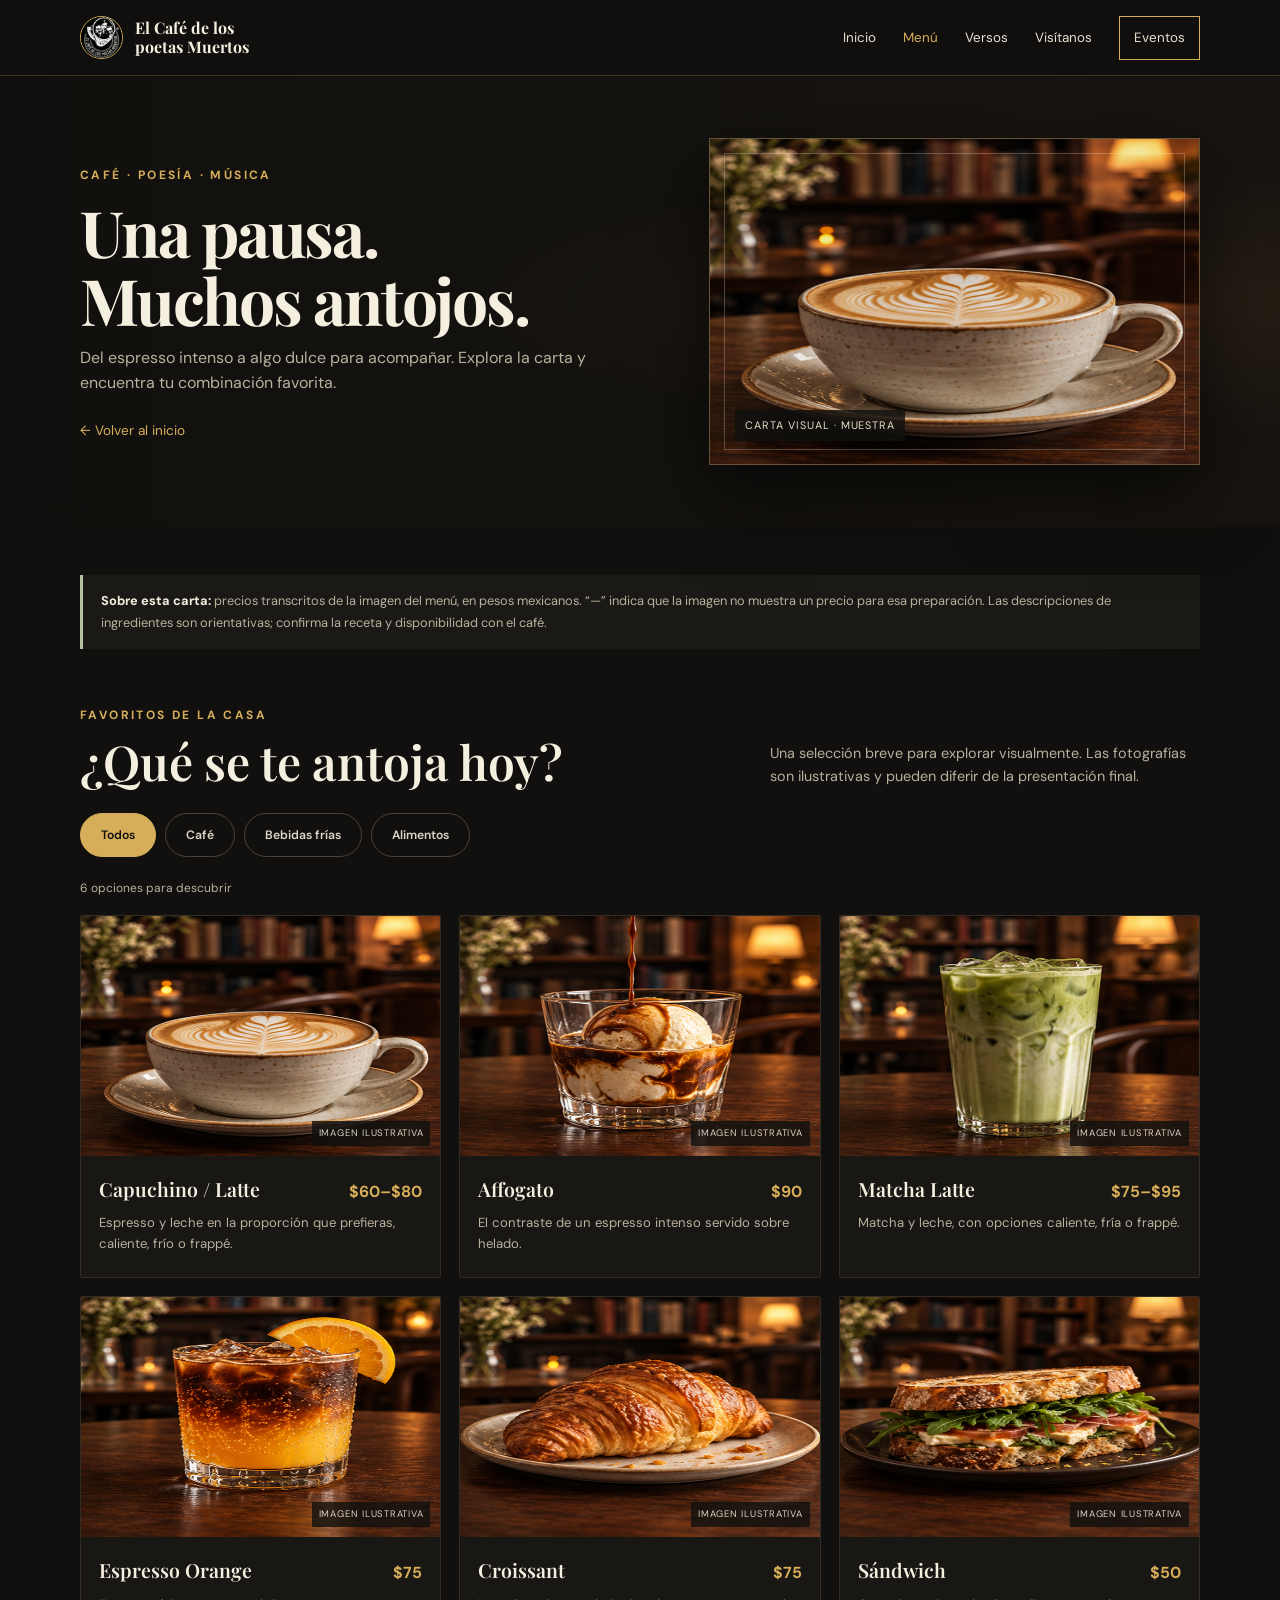
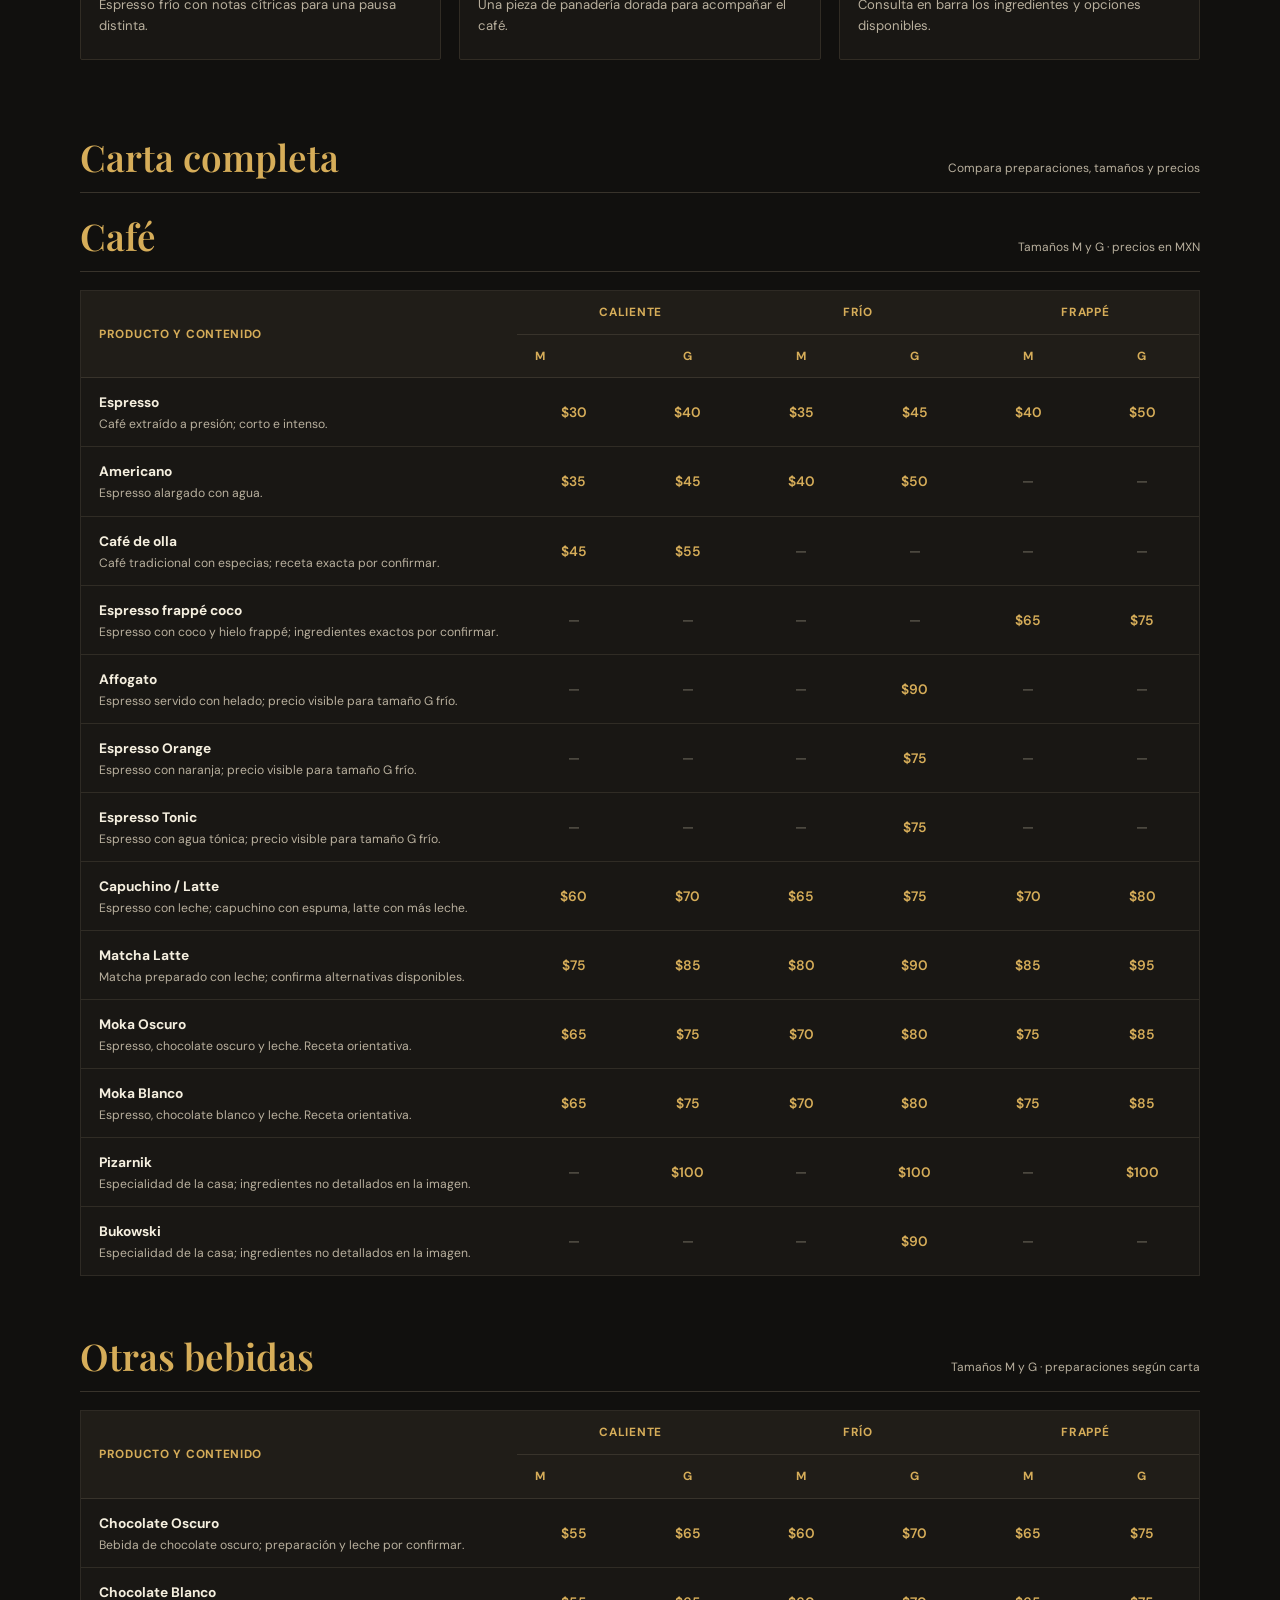
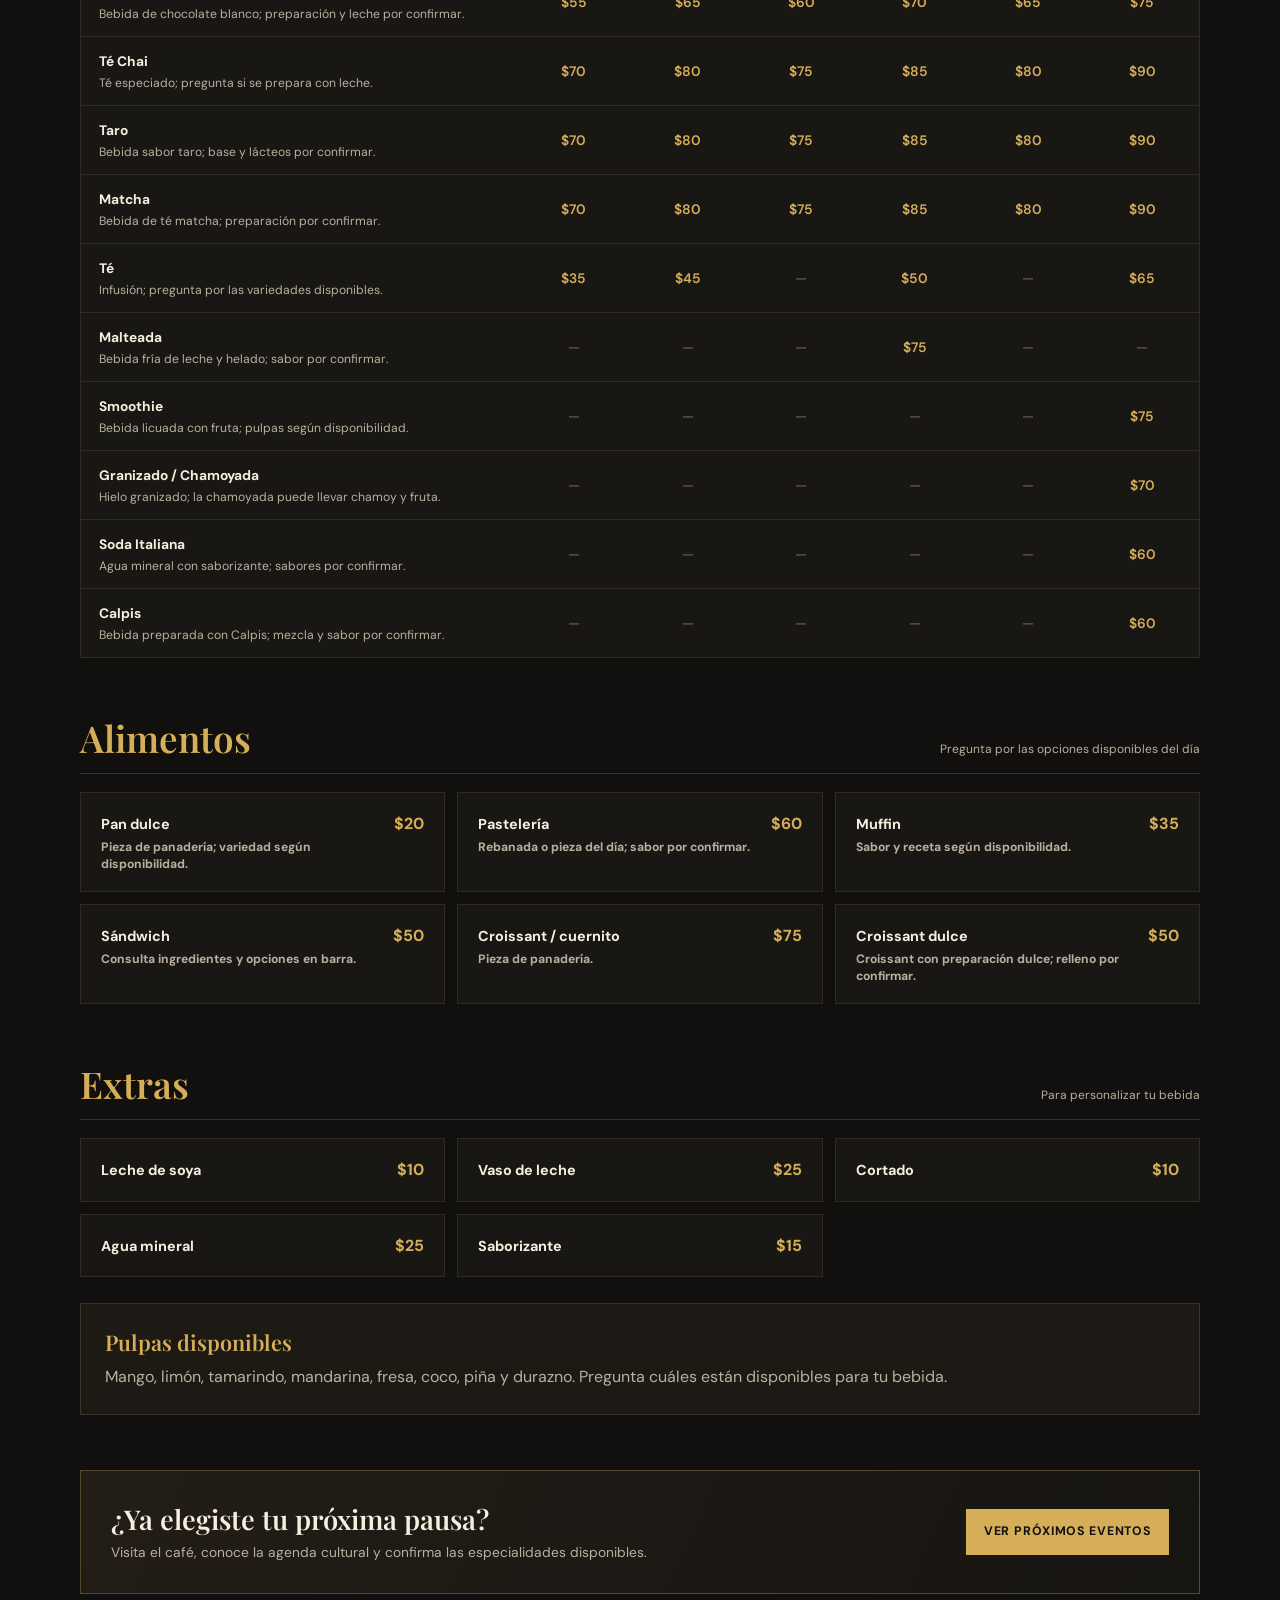
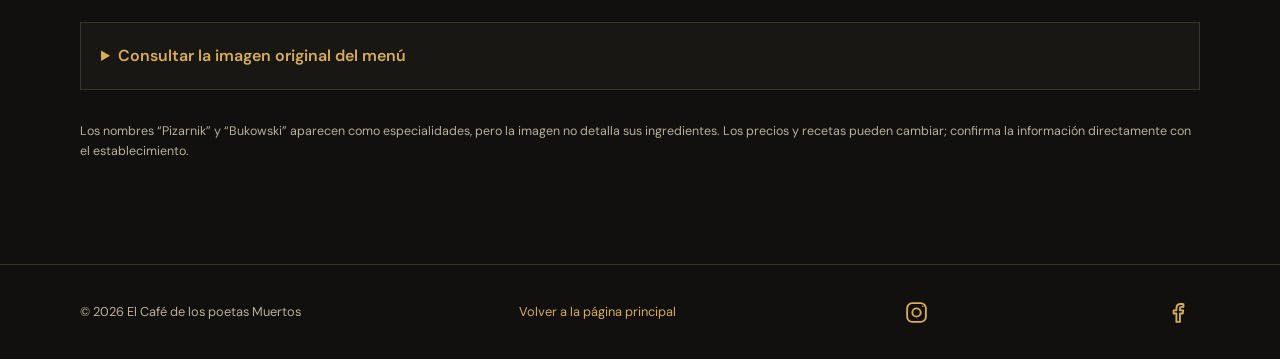
<file: docs/menu.html>
<!doctype html>
<html lang="es">
<head>
  <meta charset="utf-8">
  <meta name="viewport" content="width=device-width, initial-scale=1">
  <meta name="theme-color" content="#11100e">
  <meta name="description" content="Consulta el menú de El Café de los poetas Muertos: café, bebidas, alimentos y extras con precios y tamaños.">
  <title>Menú — El Café de los poetas Muertos</title>
  <link rel="preconnect" href="https://fonts.googleapis.com">
  <link rel="preconnect" href="https://fonts.gstatic.com" crossorigin>
  <link href="https://fonts.googleapis.com/css2?family=DM+Sans:wght@400;500;600;700&family=Playfair+Display:wght@500;600;700&display=swap" rel="stylesheet">
  <style>
    :root{--ink:#11100e;--panel:#191714;--cream:#f5efdf;--muted:#b9b09e;--gold:#d6ad59;--line:#38332b;--serif:'Playfair Display',Georgia,serif;--sans:'DM Sans',Arial,sans-serif}
    *{box-sizing:border-box}html{scroll-behavior:smooth;scroll-padding-top:90px}body{margin:0;background:var(--ink);color:var(--cream);font:16px/1.6 var(--sans)}body:before{content:"";position:fixed;inset:0;pointer-events:none;opacity:.16;background:radial-gradient(circle at 18% 8%,rgba(214,173,89,.18),transparent 22%),radial-gradient(circle at 92% 42%,rgba(111,72,37,.16),transparent 26%);z-index:-1}a{color:inherit}.wrap{width:min(1120px,calc(100% - 48px));margin:auto}
    .topbar{height:76px;position:sticky;top:0;z-index:5;background:rgba(17,16,14,.96);border-bottom:1px solid rgba(214,173,89,.24);backdrop-filter:blur(12px)}.nav{height:100%;display:flex;align-items:center;justify-content:space-between}.brand{font:700 1rem var(--serif);text-decoration:none;display:flex;align-items:center;gap:12px}.brand img{width:43px;height:43px;object-fit:cover;border-radius:50%;border:1px solid var(--gold)}.brand span{line-height:1.15}.nav-links{list-style:none;display:flex;gap:27px;align-items:center;padding:0;margin:0}.nav-links a{text-decoration:none;font-size:.84rem;color:#e6dfd0}.nav-links a:hover{color:var(--gold)}.nav-links .current{color:var(--gold)}.nav-cta{border:1px solid var(--gold);padding:9px 14px}
    .hero{padding:62px 0;background:radial-gradient(ellipse at 90% 50%,rgba(111,72,37,.18),transparent 42%),linear-gradient(90deg,#11100e,#171410)}.hero-grid{display:grid;grid-template-columns:1.05fr .95fr;gap:clamp(34px,7vw,86px);align-items:center}.eyebrow{color:var(--gold);font-size:.75rem;font-weight:700;letter-spacing:.2em;text-transform:uppercase}.hero h1{font:700 clamp(2.8rem,7vw,5rem)/1.05 var(--serif);letter-spacing:-.035em;margin:12px 0}.hero p{max-width:620px;color:var(--muted);margin:0}.hero .back{display:inline-block;margin-top:24px;color:var(--gold);font-size:.85rem;text-decoration:none}.hero .back:hover{text-decoration:underline}.hero-photo{position:relative;aspect-ratio:4/3;overflow:hidden;border:1px solid #665437;background-image:linear-gradient(0deg,rgba(17,16,14,.15),rgba(17,16,14,.04)),url('images/menu-productos-demo.png');background-size:300% 200%;background-position:0 0;box-shadow:0 28px 70px #0009}.hero-photo:before{content:"";position:absolute;inset:14px;border:1px solid rgba(245,239,223,.25)}.hero-photo span{position:absolute;left:25px;bottom:23px;padding:7px 10px;background:rgba(17,16,14,.82);color:#e7ddc9;font-size:.68rem;letter-spacing:.09em;text-transform:uppercase}
    main{padding:48px 0 90px}.notice{padding:15px 18px;margin:0 0 52px;border-left:3px solid var(--gold);background:#1b1915;color:var(--muted);font-size:.85rem}.notice strong{color:var(--cream)}.featured-menu{margin-bottom:78px}.featured-head{display:flex;justify-content:space-between;align-items:end;gap:28px;margin-bottom:25px}.featured-head h2{font:600 clamp(2rem,5vw,3rem)/1.12 var(--serif);margin:8px 0 0}.featured-head p{max-width:430px;color:var(--muted);font-size:.9rem;margin:0}.filters{display:flex;gap:9px;flex-wrap:wrap;margin-bottom:22px}.filter-button{border:1px solid #4b4337;background:transparent;color:#ded6c8;padding:9px 15px;border-radius:999px;cursor:pointer;font:600 .76rem var(--sans);transition:.25s}.filter-button:hover,.filter-button[aria-pressed="true"]{background:var(--gold);border-color:var(--gold);color:var(--ink)}.visual-grid{display:grid;grid-template-columns:repeat(3,1fr);gap:18px}.visual-card{background:var(--panel);border:1px solid #312c24;overflow:hidden;transition:transform .35s ease,border-color .35s ease,box-shadow .35s ease}.visual-card:hover{transform:translateY(-5px);border-color:#8c7347;box-shadow:0 18px 38px #0006}.visual-card[hidden]{display:none}.product-photo{aspect-ratio:4/3;background-image:url('images/menu-productos-demo.png');background-repeat:no-repeat;background-size:300% 200%;position:relative}.product-photo:after{content:"Imagen ilustrativa";position:absolute;right:10px;bottom:10px;background:rgba(17,16,14,.82);padding:5px 7px;color:#d9d0c0;font-size:.59rem;letter-spacing:.08em;text-transform:uppercase}.photo-1{background-position:0 0}.photo-2{background-position:50% 0}.photo-3{background-position:100% 0}.photo-4{background-position:0 100%}.photo-5{background-position:50% 100%}.photo-6{background-position:100% 100%}.visual-copy{padding:20px}.visual-meta{display:flex;align-items:baseline;justify-content:space-between;gap:10px}.visual-copy h3{font:600 1.28rem var(--serif);margin:0}.visual-price{color:var(--gold);font-weight:700;white-space:nowrap}.visual-copy p{color:var(--muted);font-size:.82rem;margin:8px 0 0}.complete-menu{padding-top:12px}.menu-category{margin:0 0 55px}.category-heading{display:flex;align-items:baseline;justify-content:space-between;gap:15px;margin-bottom:18px;border-bottom:1px solid var(--line);padding-bottom:11px}.category-heading h2{font:600 clamp(1.7rem,4vw,2.3rem) var(--serif);margin:0;color:var(--gold)}.category-heading p{font-size:.75rem;color:var(--muted);margin:0}.table-shell{overflow:hidden;border:1px solid #2e2a24}.menu-table{width:100%;border-collapse:collapse;table-layout:fixed;background:var(--panel)}.menu-table th{font-size:.74rem;letter-spacing:.06em;text-transform:uppercase;color:var(--gold);background:#201d18;padding:12px 8px;border-bottom:1px solid var(--line)}.menu-table th:first-child{width:39%;text-align:left;padding-left:18px}.menu-table td{padding:13px 8px;text-align:center;border-bottom:1px solid #302c25;color:#ded6c8;font-size:.86rem}.menu-table tbody tr{transition:background-color .2s}.menu-table tbody tr:hover{background:#1f1c18}.menu-table tr:last-child td{border-bottom:0}.menu-table td:first-child{text-align:left;padding-left:18px}.product-name{font-weight:700;color:var(--cream);display:block}.product-desc{font-size:.76rem;line-height:1.4;color:var(--muted);display:block;margin-top:3px}.price{color:var(--gold);font-weight:600}.unlisted{color:#746e62}.extras-grid,.food-grid{display:grid;grid-template-columns:repeat(3,1fr);gap:12px}.simple-card{background:var(--panel);border:1px solid #2e2a24;padding:18px 20px;display:flex;justify-content:space-between;gap:15px;align-items:baseline;transition:border-color .25s,transform .25s}.simple-card:hover{border-color:#76613d;transform:translateY(-2px)}.simple-card strong{font-size:.9rem}.simple-card span{color:var(--gold);white-space:nowrap;font-weight:700}.pulpas{background:#1d1a15;border:1px solid #3c3427;padding:24px;margin-top:26px}.pulpas h3{font:600 1.35rem var(--serif);color:var(--gold);margin:0 0 8px}.pulpas p{margin:0;color:var(--muted)}.menu-cta{display:flex;align-items:center;justify-content:space-between;gap:28px;margin-top:52px;padding:30px;border:1px solid #56472f;background:linear-gradient(115deg,#221d16,#171512)}.menu-cta h2{font:600 1.7rem var(--serif);margin:0 0 4px}.menu-cta p{margin:0;color:var(--muted);font-size:.86rem}.cta-button{display:inline-flex;justify-content:center;align-items:center;text-decoration:none;background:var(--gold);color:var(--ink);padding:12px 18px;font-size:.77rem;font-weight:700;letter-spacing:.07em;text-transform:uppercase;white-space:nowrap}.menu-image{margin-top:28px;border:1px solid var(--line);background:var(--panel);padding:20px}.menu-image summary{color:var(--gold);cursor:pointer;font-weight:600}.menu-image img{display:block;width:min(100%,800px);margin:20px auto 0;height:auto}.fine-print{font-size:.78rem;color:var(--muted);margin-top:32px}.social-link{display:inline-flex;align-items:center;color:var(--gold)!important}.social-link svg{width:25px;height:25px;fill:none;stroke:currentColor;stroke-width:1.8;stroke-linecap:round;stroke-linejoin:round;transition:transform .2s}.social-link:hover svg{transform:translateY(-2px) scale(1.08)}.social-link:focus-visible{outline:2px solid var(--gold);outline-offset:4px}.site-footer{border-top:1px solid var(--line);padding:25px 0;color:var(--muted);font-size:.8rem}.footer-row{display:flex;justify-content:space-between;gap:20px;align-items:center}.footer-row a{color:var(--gold);text-decoration:none}
    @media(max-width:760px){.wrap{width:min(100% - 36px,600px)}.topbar{height:auto;min-height:68px}.nav{min-height:68px;align-items:flex-start;padding:13px 0;gap:15px;flex-wrap:wrap}.brand img{width:38px;height:38px}.brand{font-size:.87rem}.nav-links{width:100%;justify-content:space-between;gap:10px;flex-wrap:wrap}.nav-links a{font-size:.78rem}.nav-cta{border:0;padding:0}.hero{padding:48px 0}.hero-grid{grid-template-columns:1fr;gap:32px}.hero-photo{aspect-ratio:16/10}.featured-head{align-items:flex-start;flex-direction:column;gap:10px}.filters{overflow-x:auto;flex-wrap:nowrap;padding-bottom:5px}.filter-button{flex:0 0 auto}.visual-grid{grid-template-columns:repeat(2,1fr)}main{padding-top:35px}.category-heading{align-items:flex-start;flex-direction:column;gap:2px}.menu-table,.menu-table tbody{display:block}.menu-table thead{display:none}.menu-table tr{display:grid;grid-template-columns:repeat(3,1fr);padding:12px 14px;border-bottom:1px solid #302c25}.menu-table tr:last-child{border:0}.menu-table td{display:flex;flex-direction:column;align-items:center;justify-content:center;padding:9px 4px;border:0;text-align:center;font-size:.82rem}.menu-table td:first-child{grid-column:1/-1;text-align:left;align-items:flex-start;padding:5px 0 11px}.menu-table td[data-label]::before{content:attr(data-label);font-size:.62rem;text-transform:uppercase;letter-spacing:.06em;color:var(--muted);margin-bottom:3px}.extras-grid,.food-grid{grid-template-columns:repeat(2,1fr)}.simple-card{padding:15px}.menu-cta{align-items:flex-start;flex-direction:column}.footer-row{flex-direction:column;text-align:center}}
    @media(max-width:500px){.wrap{width:calc(100% - 28px)}.nav-links{justify-content:flex-start;gap:12px 18px}.visual-grid,.extras-grid,.food-grid{grid-template-columns:1fr}.menu-image{padding:14px}}
    @media(prefers-reduced-motion:reduce){html{scroll-behavior:auto}*,*:before,*:after{transition:none!important}}
  </style>
  <link rel="stylesheet" href="design.css">
</head>
<body class="menu-page">
  <a class="skip-link" href="#contenido">Saltar al contenido</a>
  <header class="topbar"><nav class="nav wrap" aria-label="Navegación principal">
    <a class="brand" href="index.html"><img src="images/images%20(1).jfif" alt="Emblema del café"><span>El Café de los<br>poetas Muertos</span></a>
    <ul class="nav-links"><li><a href="index.html">Inicio</a></li><li><a class="current" href="menu.html" aria-current="page">Menú</a></li><li><a href="index.html#versos">Versos</a></li><li><a href="index.html#visitanos">Visítanos</a></li><li><a class="nav-cta" href="eventos.html">Eventos</a></li></ul>
  </nav></header>
  <section class="hero"><div class="wrap hero-grid"><div><span class="eyebrow">Café · poesía · música</span><h1>Una pausa.<br>Muchos antojos.</h1><p>Del espresso intenso a algo dulce para acompañar. Explora la carta y encuentra tu combinación favorita.</p><a class="back" href="index.html">← Volver al inicio</a></div><div class="hero-photo" role="img" aria-label="Capuchino con arte latte sobre una mesa de madera en un café de ambiente literario"><span>Carta visual · muestra</span></div></div></section>
  <main id="contenido"><div class="wrap">
    <p class="notice"><strong>Sobre esta carta:</strong> precios transcritos de la imagen del menú, en pesos mexicanos. “—” indica que la imagen no muestra un precio para esa preparación. Las descripciones de ingredientes son orientativas; confirma la receta y disponibilidad con el café.</p>
    <section class="featured-menu" aria-labelledby="featured-title"><div class="featured-head"><div><span class="eyebrow">Favoritos de la casa</span><h2 id="featured-title">¿Qué se te antoja hoy?</h2></div><p>Una selección breve para explorar visualmente. Las fotografías son ilustrativas y pueden diferir de la presentación final.</p></div><div class="filters" aria-label="Filtrar productos destacados"><button class="filter-button" type="button" data-filter="all" aria-pressed="true">Todos</button><button class="filter-button" type="button" data-filter="cafe" aria-pressed="false">Café</button><button class="filter-button" type="button" data-filter="frias" aria-pressed="false">Bebidas frías</button><button class="filter-button" type="button" data-filter="alimentos" aria-pressed="false">Alimentos</button></div><p class="filter-status" role="status" aria-live="polite">6 opciones para descubrir</p><div class="visual-grid">
      <article class="visual-card" data-category="cafe"><div class="product-photo photo-1" role="img" aria-label="Capuchino con arte latte"></div><div class="visual-copy"><div class="visual-meta"><h3>Capuchino / Latte</h3><span class="visual-price">$60–$80</span></div><p>Espresso y leche en la proporción que prefieras, caliente, frío o frappé.</p></div></article>
      <article class="visual-card" data-category="cafe"><div class="product-photo photo-2" role="img" aria-label="Affogato con espresso y helado"></div><div class="visual-copy"><div class="visual-meta"><h3>Affogato</h3><span class="visual-price">$90</span></div><p>El contraste de un espresso intenso servido sobre helado.</p></div></article>
      <article class="visual-card" data-category="frias"><div class="product-photo photo-3" role="img" aria-label="Matcha latte frío con hielo"></div><div class="visual-copy"><div class="visual-meta"><h3>Matcha Latte</h3><span class="visual-price">$75–$95</span></div><p>Matcha y leche, con opciones caliente, fría o frappé.</p></div></article>
      <article class="visual-card" data-category="frias"><div class="product-photo photo-4" role="img" aria-label="Espresso Orange frío con naranja"></div><div class="visual-copy"><div class="visual-meta"><h3>Espresso Orange</h3><span class="visual-price">$75</span></div><p>Espresso frío con notas cítricas para una pausa distinta.</p></div></article>
      <article class="visual-card" data-category="alimentos"><div class="product-photo photo-5" role="img" aria-label="Croissant dorado recién horneado"></div><div class="visual-copy"><div class="visual-meta"><h3>Croissant</h3><span class="visual-price">$75</span></div><p>Una pieza de panadería dorada para acompañar el café.</p></div></article>
      <article class="visual-card" data-category="alimentos"><div class="product-photo photo-6" role="img" aria-label="Sándwich artesanal servido en tabla de madera"></div><div class="visual-copy"><div class="visual-meta"><h3>Sándwich</h3><span class="visual-price">$50</span></div><p>Consulta en barra los ingredientes y opciones disponibles.</p></div></article>
    </div></section>
    <div class="complete-menu" id="carta-completa"><div class="category-heading"><h2>Carta completa</h2><p>Compara preparaciones, tamaños y precios</p></div></div>
    <section class="menu-category"><div class="category-heading"><h2>Café</h2><p>Tamaños M y G · precios en MXN</p></div><div id="coffee-menu"></div></section>
    <section class="menu-category"><div class="category-heading"><h2>Otras bebidas</h2><p>Tamaños M y G · preparaciones según carta</p></div><div id="drinks-menu"></div></section>
    <section class="menu-category"><div class="category-heading"><h2>Alimentos</h2><p>Pregunta por las opciones disponibles del día</p></div><div class="food-grid">
      <div class="simple-card"><strong>Pan dulce <small class="product-desc">Pieza de panadería; variedad según disponibilidad.</small></strong><span>$20</span></div>
      <div class="simple-card"><strong>Pastelería <small class="product-desc">Rebanada o pieza del día; sabor por confirmar.</small></strong><span>$60</span></div>
      <div class="simple-card"><strong>Muffin <small class="product-desc">Sabor y receta según disponibilidad.</small></strong><span>$35</span></div>
      <div class="simple-card"><strong>Sándwich <small class="product-desc">Consulta ingredientes y opciones en barra.</small></strong><span>$50</span></div>
      <div class="simple-card"><strong>Croissant / cuernito <small class="product-desc">Pieza de panadería.</small></strong><span>$75</span></div>
      <div class="simple-card"><strong>Croissant dulce <small class="product-desc">Croissant con preparación dulce; relleno por confirmar.</small></strong><span>$50</span></div>
    </div></section>
    <section class="menu-category"><div class="category-heading"><h2>Extras</h2><p>Para personalizar tu bebida</p></div><div class="extras-grid">
      <div class="simple-card"><strong>Leche de soya</strong><span>$10</span></div><div class="simple-card"><strong>Vaso de leche</strong><span>$25</span></div><div class="simple-card"><strong>Cortado</strong><span>$10</span></div><div class="simple-card"><strong>Agua mineral</strong><span>$25</span></div><div class="simple-card"><strong>Saborizante</strong><span>$15</span></div>
    </div><div class="pulpas"><h3>Pulpas disponibles</h3><p>Mango, limón, tamarindo, mandarina, fresa, coco, piña y durazno. Pregunta cuáles están disponibles para tu bebida.</p></div></section>
    <section class="menu-cta"><div><h2>¿Ya elegiste tu próxima pausa?</h2><p>Visita el café, conoce la agenda cultural y confirma las especialidades disponibles.</p></div><a class="cta-button" href="eventos.html">Ver próximos eventos</a></section>
    <details class="menu-image"><summary>Consultar la imagen original del menú</summary><img src="images/menu.jfif" alt="Imagen original del menú de El Café de los poetas Muertos" loading="lazy"></details>
    <p class="fine-print">Los nombres “Pizarnik” y “Bukowski” aparecen como especialidades, pero la imagen no detalla sus ingredientes. Los precios y recetas pueden cambiar; confirma la información directamente con el establecimiento.</p>
  </div></main>
  <footer class="site-footer"><div class="wrap footer-row"><span>© 2026 El Café de los poetas Muertos</span><a href="index.html">Volver a la página principal</a><a class="social-link" href="https://www.instagram.com/elcafedelospoetasmuertos?obrf=MXh5bGdsYnRxZXl2NQ==" target="_blank" rel="noopener noreferrer" aria-label="Instagram de El Café de los poetas Muertos (abre en pestaña nueva)" title="Instagram"><svg viewBox="0 0 24 24" aria-hidden="true"><rect x="3" y="3" width="18" height="18" rx="5"/><circle cx="12" cy="12" r="4"/><circle cx="18" cy="6" r=".8" fill="currentColor" stroke="none"/></svg></a><a class="social-link" href="https://www.facebook.com/profile.php?id=61551230459953&amp;sk=directory_category" target="_blank" rel="noopener noreferrer" aria-label="Facebook de El Café de los poetas Muertos (abre en pestaña nueva)" title="Facebook"><svg viewBox="0 0 24 24" aria-hidden="true"><path d="M13.4 21v-8h2.7l.4-3h-3.1V8.1c0-.9.3-1.5 1.6-1.5h1.7V3.9c-.3 0-1.3-.1-2.5-.1-2.5 0-4.2 1.5-4.2 4.2V10H7.3v3H10v8h3.4z"/></svg></a></div></footer>
  <script>
    const coffeeItems = [
      ['Espresso','Café extraído a presión; corto e intenso.',[30,40,35,45,40,50]],
      ['Americano','Espresso alargado con agua.',[35,45,40,50,null,null]],
      ['Café de olla','Café tradicional con especias; receta exacta por confirmar.',[45,55,null,null,null,null]],
      ['Espresso frappé coco','Espresso con coco y hielo frappé; ingredientes exactos por confirmar.',[null,null,null,null,65,75]],
      ['Affogato','Espresso servido con helado; precio visible para tamaño G frío.',[null,null,null,90,null,null]],
      ['Espresso Orange','Espresso con naranja; precio visible para tamaño G frío.',[null,null,null,75,null,null]],
      ['Espresso Tonic','Espresso con agua tónica; precio visible para tamaño G frío.',[null,null,null,75,null,null]],
      ['Capuchino / Latte','Espresso con leche; capuchino con espuma, latte con más leche.',[60,70,65,75,70,80]],
      ['Matcha Latte','Matcha preparado con leche; confirma alternativas disponibles.',[75,85,80,90,85,95]],
      ['Moka Oscuro','Espresso, chocolate oscuro y leche. Receta orientativa.',[65,75,70,80,75,85]],
      ['Moka Blanco','Espresso, chocolate blanco y leche. Receta orientativa.',[65,75,70,80,75,85]],
      ['Pizarnik','Especialidad de la casa; ingredientes no detallados en la imagen.',[null,100,null,100,null,100]],
      ['Bukowski','Especialidad de la casa; ingredientes no detallados en la imagen.',[null,null,null,90,null,null]]
    ];
    const drinkItems = [
      ['Chocolate Oscuro','Bebida de chocolate oscuro; preparación y leche por confirmar.',[55,65,60,70,65,75]],
      ['Chocolate Blanco','Bebida de chocolate blanco; preparación y leche por confirmar.',[55,65,60,70,65,75]],
      ['Té Chai','Té especiado; pregunta si se prepara con leche.',[70,80,75,85,80,90]],
      ['Taro','Bebida sabor taro; base y lácteos por confirmar.',[70,80,75,85,80,90]],
      ['Matcha','Bebida de té matcha; preparación por confirmar.',[70,80,75,85,80,90]],
      ['Té','Infusión; pregunta por las variedades disponibles.',[35,45,null,50,null,65]],
      ['Malteada','Bebida fría de leche y helado; sabor por confirmar.',[null,null,null,75,null,null]],
      ['Smoothie','Bebida licuada con fruta; pulpas según disponibilidad.',[null,null,null,null,null,75]],
      ['Granizado / Chamoyada','Hielo granizado; la chamoyada puede llevar chamoy y fruta.',[null,null,null,null,null,70]],
      ['Soda Italiana','Agua mineral con saborizante; sabores por confirmar.',[null,null,null,null,null,60]],
      ['Calpis','Bebida preparada con Calpis; mezcla y sabor por confirmar.',[null,null,null,null,null,60]]
    ];
    function renderMenu(targetId, items) {
      const labels = ['Caliente M','Caliente G','Frío M','Frío G','Frappé M','Frappé G'];
      const thead = `<thead><tr><th rowspan="2">Producto y contenido</th><th colspan="2">Caliente</th><th colspan="2">Frío</th><th colspan="2">Frappé</th></tr><tr><th>M</th><th>G</th><th>M</th><th>G</th><th>M</th><th>G</th></tr></thead>`;
      const rows = items.map(([name, description, prices]) => `<tr><td><span class="product-name">${name}</span><span class="product-desc">${description}</span></td>${prices.map((price, i) => `<td data-label="${labels[i]}"><span class="${price == null ? 'unlisted' : 'price'}">${price == null ? '—' : '$' + price}</span></td>`).join('')}</tr>`).join('');
      document.getElementById(targetId).innerHTML = `<div class="table-shell"><table class="menu-table">${thead}<tbody>${rows}</tbody></table></div>`;
    }
    renderMenu('coffee-menu', coffeeItems);
    renderMenu('drinks-menu', drinkItems);
    document.querySelectorAll('.filter-button').forEach(button => button.addEventListener('click', () => {
      document.querySelectorAll('.filter-button').forEach(item => item.setAttribute('aria-pressed', String(item === button)));
      document.querySelectorAll('.visual-card').forEach(card => { card.hidden = button.dataset.filter !== 'all' && card.dataset.category !== button.dataset.filter; });
      document.querySelector('.filter-status').textContent = `${document.querySelectorAll('.visual-card:not([hidden])').length} opciones para descubrir`;
    }));
  </script>
</body>
</html>
</file>
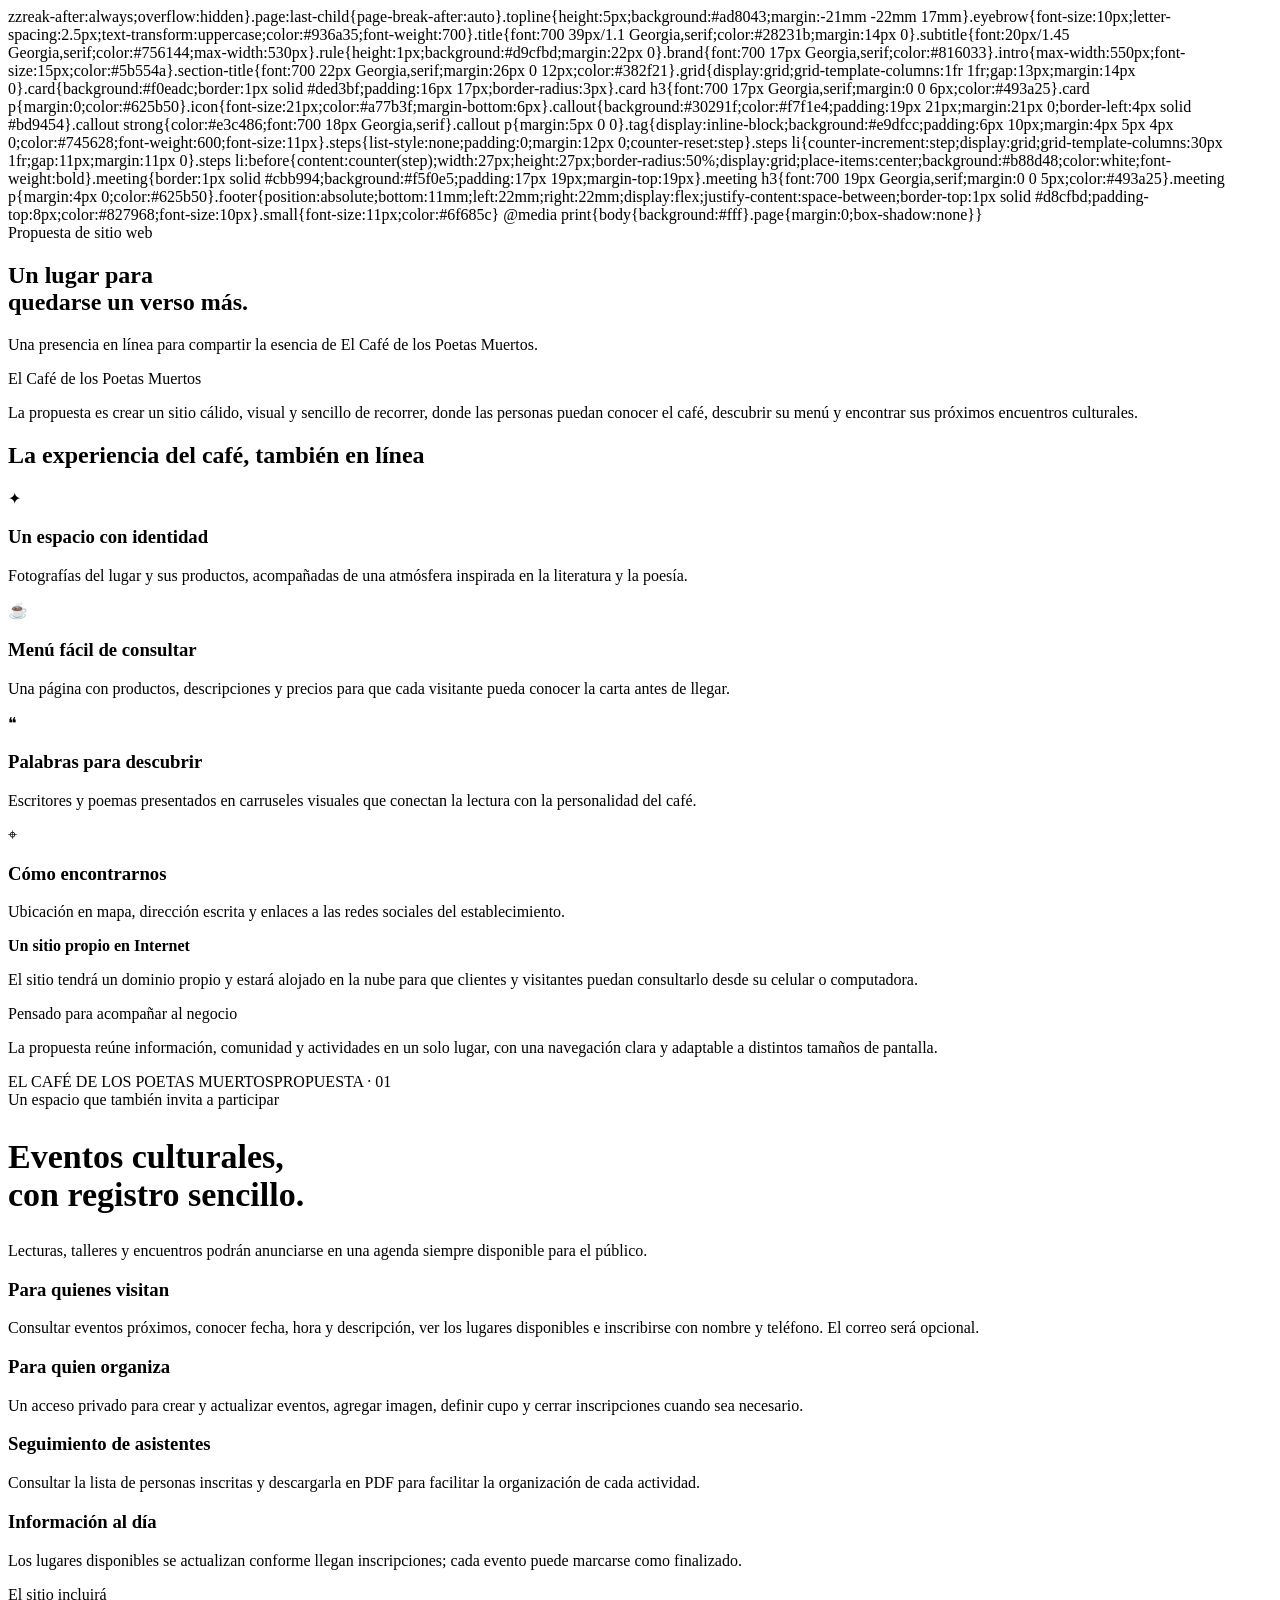
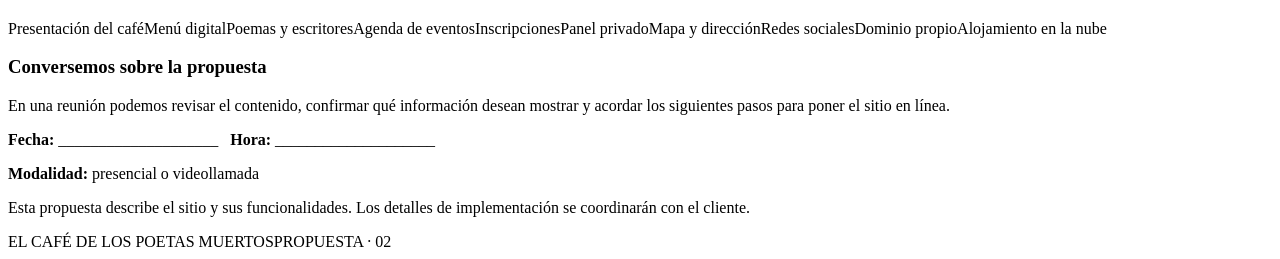
<file: documentacion/PROPUESTA_CLIENTE.html>
zzreak-after:always;overflow:hidden}.page:last-child{page-break-after:auto}.topline{height:5px;background:#ad8043;margin:-21mm -22mm 17mm}.eyebrow{font-size:10px;letter-spacing:2.5px;text-transform:uppercase;color:#936a35;font-weight:700}.title{font:700 39px/1.1 Georgia,serif;color:#28231b;margin:14px 0}.subtitle{font:20px/1.45 Georgia,serif;color:#756144;max-width:530px}.rule{height:1px;background:#d9cfbd;margin:22px 0}.brand{font:700 17px Georgia,serif;color:#816033}.intro{max-width:550px;font-size:15px;color:#5b554a}.section-title{font:700 22px Georgia,serif;margin:26px 0 12px;color:#382f21}.grid{display:grid;grid-template-columns:1fr 1fr;gap:13px;margin:14px 0}.card{background:#f0eadc;border:1px solid #ded3bf;padding:16px 17px;border-radius:3px}.card h3{font:700 17px Georgia,serif;margin:0 0 6px;color:#493a25}.card p{margin:0;color:#625b50}.icon{font-size:21px;color:#a77b3f;margin-bottom:6px}.callout{background:#30291f;color:#f7f1e4;padding:19px 21px;margin:21px 0;border-left:4px solid #bd9454}.callout strong{color:#e3c486;font:700 18px Georgia,serif}.callout p{margin:5px 0 0}.tag{display:inline-block;background:#e9dfcc;padding:6px 10px;margin:4px 5px 4px 0;color:#745628;font-weight:600;font-size:11px}.steps{list-style:none;padding:0;margin:12px 0;counter-reset:step}.steps li{counter-increment:step;display:grid;grid-template-columns:30px 1fr;gap:11px;margin:11px 0}.steps li:before{content:counter(step);width:27px;height:27px;border-radius:50%;display:grid;place-items:center;background:#b88d48;color:white;font-weight:bold}.meeting{border:1px solid #cbb994;background:#f5f0e5;padding:17px 19px;margin-top:19px}.meeting h3{font:700 19px Georgia,serif;margin:0 0 5px;color:#493a25}.meeting p{margin:4px 0;color:#625b50}.footer{position:absolute;bottom:11mm;left:22mm;right:22mm;display:flex;justify-content:space-between;border-top:1px solid #d8cfbd;padding-top:8px;color:#827968;font-size:10px}.small{font-size:11px;color:#6f685c}
    @media print{body{background:#fff}.page{margin:0;box-shadow:none}}
  </style>
</head>
<body>
  <section class="page">
    <div class="topline"></div>
    <div class="eyebrow">Propuesta de sitio web</div>
    <h1 class="title">Un lugar para<br>quedarse un verso más.</h1>
    <p class="subtitle">Una presencia en línea para compartir la esencia de El Café de los Poetas Muertos.</p>
    <div class="rule"></div>
    <div class="brand">El Café de los Poetas Muertos</div>
    <p class="intro">La propuesta es crear un sitio cálido, visual y sencillo de recorrer, donde las personas puedan conocer el café, descubrir su menú y encontrar sus próximos encuentros culturales.</p>

    <h2 class="section-title">La experiencia del café, también en línea</h2>
    <div class="grid">
      <article class="card"><div class="icon">✦</div><h3>Un espacio con identidad</h3><p>Fotografías del lugar y sus productos, acompañadas de una atmósfera inspirada en la literatura y la poesía.</p></article>
      <article class="card"><div class="icon">☕</div><h3>Menú fácil de consultar</h3><p>Una página con productos, descripciones y precios para que cada visitante pueda conocer la carta antes de llegar.</p></article>
      <article class="card"><div class="icon">❝</div><h3>Palabras para descubrir</h3><p>Escritores y poemas presentados en carruseles visuales que conectan la lectura con la personalidad del café.</p></article>
      <article class="card"><div class="icon">⌖</div><h3>Cómo encontrarnos</h3><p>Ubicación en mapa, dirección escrita y enlaces a las redes sociales del establecimiento.</p></article>
    </div>

    <div class="callout"><strong>Un sitio propio en Internet</strong><p>El sitio tendrá un dominio propio y estará alojado en la nube para que clientes y visitantes puedan consultarlo desde su celular o computadora.</p></div>

    <div class="eyebrow">Pensado para acompañar al negocio</div>
    <p class="intro">La propuesta reúne información, comunidad y actividades en un solo lugar, con una navegación clara y adaptable a distintos tamaños de pantalla.</p>
    <div class="footer"><span>EL CAFÉ DE LOS POETAS MUERTOS</span><span>PROPUESTA · 01</span></div>
  </section>

  <section class="page">
    <div class="topline"></div>
    <div class="eyebrow">Un espacio que también invita a participar</div>
    <h2 class="title" style="font-size:34px">Eventos culturales,<br>con registro sencillo.</h2>
    <p class="intro">Lecturas, talleres y encuentros podrán anunciarse en una agenda siempre disponible para el público.</p>

    <div class="grid">
      <article class="card"><h3>Para quienes visitan</h3><p>Consultar eventos próximos, conocer fecha, hora y descripción, ver los lugares disponibles e inscribirse con nombre y teléfono. El correo será opcional.</p></article>
      <article class="card"><h3>Para quien organiza</h3><p>Un acceso privado para crear y actualizar eventos, agregar imagen, definir cupo y cerrar inscripciones cuando sea necesario.</p></article>
      <article class="card"><h3>Seguimiento de asistentes</h3><p>Consultar la lista de personas inscritas y descargarla en PDF para facilitar la organización de cada actividad.</p></article>
      <article class="card"><h3>Información al día</h3><p>Los lugares disponibles se actualizan conforme llegan inscripciones; cada evento puede marcarse como finalizado.</p></article>
    </div>

    <div class="eyebrow">El sitio incluirá</div>
    <p><span class="tag">Presentación del café</span><span class="tag">Menú digital</span><span class="tag">Poemas y escritores</span><span class="tag">Agenda de eventos</span><span class="tag">Inscripciones</span><span class="tag">Panel privado</span><span class="tag">Mapa y dirección</span><span class="tag">Redes sociales</span><span class="tag">Dominio propio</span><span class="tag">Alojamiento en la nube</span></p>

    <div class="meeting">
      <h3>Conversemos sobre la propuesta</h3>
      <p>En una reunión podemos revisar el contenido, confirmar qué información desean mostrar y acordar los siguientes pasos para poner el sitio en línea.</p>
      <p><strong>Fecha:</strong> ____________________ &nbsp; <strong>Hora:</strong> ____________________</p>
      <p><strong>Modalidad:</strong> presencial o videollamada</p>
    </div>

    <p class="small">Esta propuesta describe el sitio y sus funcionalidades. Los detalles de implementación se coordinarán con el cliente.</p>
    <div class="footer"><span>EL CAFÉ DE LOS POETAS MUERTOS</span><span>PROPUESTA · 02</span></div>
  </section>
</body>
</html>
</file>
<file: docs/design.css>
/* Editorial café: shared finish across the public pages. */
:root{--paper:#ece3cf;--sage:#b8c3a5;--focus:#e4c477}
body{overflow-wrap:break-word}
a,button,input{touch-action:manipulation}
a:focus-visible,button:focus-visible,summary:focus-visible,input:focus-visible{outline:3px solid var(--focus);outline-offset:5px}
.skip-link{position:fixed;top:10px;left:16px;z-index:100;background:var(--paper);color:#11100e;padding:12px 18px;transform:translateY(-160%)}
.skip-link:focus{transform:translateY(0)}
.nav-links a,.navlinks a,.footer-links a{display:inline-flex;min-height:44px;align-items:center}
.menu-toggle,.poetry-controls button,.dialog-close{min-width:44px;min-height:44px}
.nav-cta,.button,.cta-button{min-height:46px}
.social-link{min-width:44px;min-height:44px;justify-content:center}
.home-page .hero{min-height:640px;height:auto;max-height:none;padding:142px 0 70px;background:#151310}
.home-page .hero:after,.home-page .hero-portraits,.home-page .hero-note{display:none}
.home-page .hero>.wrap{display:grid;grid-template-columns:1fr 1fr;align-items:center;gap:64px}
.home-page .hero-content{max-width:none;animation:none}
.home-page .hero h1{font-size:clamp(3.2rem,5.3vw,5.1rem);line-height:1.06;letter-spacing:-.045em}
.home-page .hero p{font-size:1rem;max-width:420px}
.hero-local{margin:0;position:relative;align-self:stretch;display:flex;flex-direction:column;min-width:0}
.hero-local img{width:100%;height:430px;object-fit:cover;object-position:center;border:1px solid #665539}
.hero-local figcaption{font-size:.72rem;color:var(--muted);padding-top:13px;letter-spacing:.06em;display:flex;justify-content:space-between;gap:12px}
.hero-local figcaption span:first-child{color:var(--sage)}
.home-page .manifesto{padding:23px 0}.home-page .section{padding:78px 0}
.home-tastes{background:var(--paper);color:#29251e;padding:55px 0 60px}
.tastes-heading{display:flex;justify-content:space-between;align-items:end;gap:28px;margin-bottom:25px}
.tastes-heading h2{font:600 clamp(1.9rem,4vw,2.7rem)/1.15 var(--serif);margin:7px 0 0}
.tastes-heading .eyebrow{color:#765828}
.text-link{font-size:.84rem;font-weight:700;text-decoration-thickness:1px;text-underline-offset:6px;min-height:44px;display:inline-flex;align-items:center;gap:10px}
.taste-grid{display:grid;grid-template-columns:repeat(3,minmax(0,1fr));gap:24px}
.taste{display:block;text-decoration:none;min-width:0}.taste-image{display:block;aspect-ratio:4/3;background-image:url('images/menu-productos-demo.png');background-size:300% 200%;border:1px solid #b6aa91;transition:filter .25s}
.taste:hover .taste-image{filter:brightness(1.08)}.taste-image.one{background-position:0 0}.taste-image.two{background-position:100% 0}.taste-image.three{background-position:50% 100%}
.taste-line{display:flex;justify-content:space-between;align-items:baseline;gap:12px;margin-top:12px}.taste-line strong{font:600 1.22rem var(--serif)}.taste-line span{font-size:.85rem;font-weight:700;white-space:nowrap}
.taste-note{font-size:.73rem;color:#625847;margin:22px 0 0}
.home-page .story-grid{gap:52px}.home-page .story-art{min-height:390px}.home-page .story-art:after{display:none}
.home-page .story-copy .lead{font-size:1.14rem}.home-page .section-title{font-size:clamp(2rem,4vw,3rem)}
.home-page .menu-section{display:none}
.agenda-state{grid-column:1/-1;display:grid;grid-template-columns:auto 1fr auto;gap:24px;align-items:center;padding:32px;border-top:1px solid #4a4234;border-bottom:1px solid #4a4234;background:#1b1b16;text-align:left}
.agenda-state .state-mark{color:var(--sage);font:italic 2.8rem var(--serif);line-height:1}
.agenda-state h3{font:600 1.5rem var(--serif);margin:0 0 7px}.agenda-state p{color:var(--muted);max-width:570px;margin:0;font-size:.88rem}
.agenda-state .text-link{color:var(--gold);white-space:nowrap}.agenda-state button{font:700 .82rem var(--sans);color:var(--gold);background:transparent;border:1px solid #776341;padding:12px 16px;min-height:44px;cursor:pointer}
.agenda-state .state-actions{display:flex;gap:12px;align-items:center;flex-wrap:wrap}
.agenda-loading{min-height:154px;color:var(--muted);display:flex;align-items:center;justify-content:center;border-block:1px solid var(--line);grid-column:1/-1}
.home-page .booking{background:#20221b;border-color:#4b5140;padding:32px}.home-page .booking h3{font-size:1.8rem}.home-page .details .detail b{color:var(--sage)}
.home-page .map-panel{width:min(1120px,calc(100% - 48px));aspect-ratio:auto;height:350px}.home-page .map-panel iframe{filter:grayscale(.25)}
.home-page footer .footer-row{flex-wrap:wrap}.home-page .footer-links{align-items:center}
.menu-page .hero h1{font-size:clamp(2.8rem,5vw,4.2rem)}.menu-page .hero-photo{background-size:300% 200%;aspect-ratio:1.5}
.menu-page .notice{border-left-color:var(--sage);font-size:.8rem;line-height:1.7}.menu-page .featured-menu{margin-bottom:60px}
.menu-page .visual-card{border-radius:2px}.menu-page .visual-copy{padding:20px 18px 23px}.menu-page .visual-meta{flex-wrap:wrap;gap:5px 12px}
.menu-page .visual-copy h3{font-size:1.22rem}.menu-page .product-photo{aspect-ratio:1.5}.menu-page .filter-button{min-height:44px;padding-inline:20px}
.filter-status{font-size:.75rem;color:var(--muted);margin:0 0 16px;min-height:20px}
.events-page .hero{padding:62px 0 35px}.events-page .hero h1{font-size:clamp(2.8rem,5vw,4.1rem)}.events-page .content{min-height:300px}
.events-page .nav{min-height:76px;border-bottom:0}.events-page header{border-bottom:1px solid var(--line)}
.menu-page .product-photo,.menu-page .hero-photo,.taste-image{background-size:310% 210%}
@media(max-width:760px){.menu-page .filters{display:grid;grid-template-columns:1fr 1fr;overflow:visible;gap:10px}.menu-page .filter-button{white-space:normal;padding:10px 12px}}
@media(max-width:1000px){.home-page .hero>.wrap{gap:32px}.hero-local img{height:390px}.taste-grid{gap:16px}.agenda-state{grid-template-columns:auto 1fr}.agenda-state>.text-link,.agenda-state>.state-actions{grid-column:2}.home-page .hero h1{font-size:3.8rem}}
@media(max-width:760px){.home-page .hero{padding:112px 0 38px;min-height:0}.home-page .hero>.wrap{grid-template-columns:1fr;gap:30px}.home-page .hero h1{font-size:clamp(2.8rem,10vw,4rem);margin-bottom:20px}.home-page .hero p{max-width:none}.hero-local img{height:260px}.hero-local figcaption{font-size:.65rem}.home-page .hero .actions{gap:10px}.home-page .hero .button{padding:12px 14px;font-size:.71rem}.home-page .section{padding:58px 0}.home-tastes{padding:40px 0}.tastes-heading{align-items:start;flex-direction:column;gap:12px}.taste-grid{grid-template-columns:1fr}.taste{display:grid;grid-template-columns:120px 1fr;gap:18px;align-items:center;padding-bottom:16px;border-bottom:1px solid #c9bda5}.taste-image{aspect-ratio:1.2}.taste-line{flex-direction:column;gap:7px;margin:0}.taste-line strong{font-size:1.3rem}.home-page .story-grid{gap:30px}.home-page .story-art{min-height:300px;order:0}.agenda-state{padding:25px 18px;gap:18px}.agenda-state h3{font-size:1.3rem}.agenda-state p{font-size:.82rem}.agenda-state .text-link{white-space:normal}.home-page .visit-grid{gap:25px}.home-page .map-panel{width:calc(100% - 36px);height:320px}.home-page .map-caption{height:70px}.home-page .map-panel iframe{height:calc(100% - 70px)}.menu-page .topbar{position:relative}.menu-page .hero{padding:36px 0}.menu-page .hero-grid{gap:25px}.menu-page .hero-photo{aspect-ratio:1.5}.menu-page .hero h1{font-size:2.8rem}.menu-page .featured-head h2{font-size:2rem}.events-page .nav{padding:15px 0;gap:12px}.events-page .navlinks{width:100%;justify-content:space-between;gap:12px}.events-page .navlinks a{font-size:.8rem}}
@media(prefers-reduced-motion:reduce){html{scroll-behavior:auto!important}*,*:before,*:after{animation:none!important;transition:none!important;scroll-behavior:auto!important}.reveal-on-scroll{opacity:1!important;transform:none!important}}
</file>
